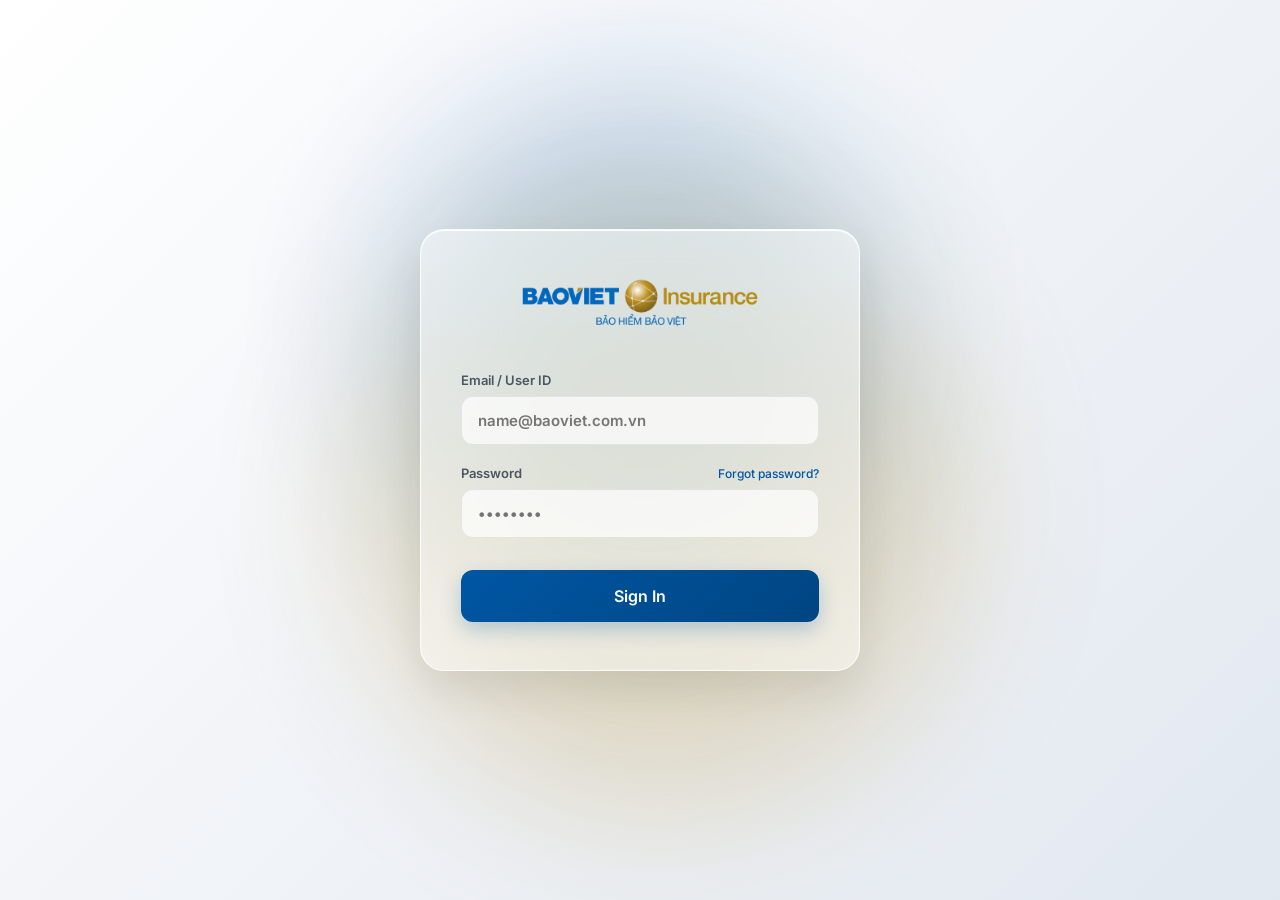
<file: python_code/frontend/login.html>
<!DOCTYPE html>
<html lang="en">

<head>
    <meta charset="UTF-8">
    <meta name="viewport" content="width=device-width, initial-scale=1.0">
    <title>BVGI Intelligence Tool</title>
    <link rel="icon" type="image/png" href="BVH.VN-4893b119.png">
    <link href="https://fonts.googleapis.com/css2?family=Inter:wght@300;400;500;600;700&display=swap" rel="stylesheet">
    <style>
        :root {
            --bv-blue: #0056A3;
            --text-primary: #111827;
            --text-secondary: #4b5563;
        }

        * {
            box-sizing: border-box;
            margin: 0;
            padding: 0;
            font-family: 'Inter', sans-serif;
        }

        body {
            background: linear-gradient(135deg, #ffffff 0%, #e2e8f0 100%);
            min-height: 100vh;
            display: flex;
            align-items: center;
            justify-content: center;
            overflow: hidden;
            position: relative;
        }

        /* Essential for Glassmorphism: Background shapes to blur */
        .bg-shapes {
            position: absolute;
            top: 0;
            left: 0;
            width: 100%;
            height: 100%;
            overflow: hidden;
            z-index: 0;
        }

        .shape {
            position: absolute;
            border-radius: 50%;
            filter: blur(80px);
            opacity: 0.9;
            animation: float 20s infinite ease-in-out alternate;
        }

        @keyframes float {
            0% { transform: translate(0, 0) scale(1); }
            100% { transform: translate(30px, -50px) scale(1.1); }
        }

        .shape-1 {
            width: 500px;
            height: 500px;
            background: rgba(0, 86, 163, 0.25); /* Pastel BaoViet Blue */
            top: 10%;
            left: 30%;
        }

        .shape-2 {
            width: 600px;
            height: 600px;
            background: rgba(179, 143, 53, 0.3); /* Pastel BaoViet Gold */
            bottom: 10%;
            right: 25%;
            animation-delay: -5s;
        }

        /* Glassmorphism Card */
        .login-card {
            width: 100%;
            max-width: 440px;
            padding: 48px 40px;
            border-radius: 24px;
            position: relative;
            z-index: 10;
            
            /* Glass effect */
            background: rgba(255, 255, 255, 0.5);
            backdrop-filter: blur(40px) saturate(150%);
            -webkit-backdrop-filter: blur(40px) saturate(150%);
            border: 1px solid rgba(255, 255, 255, 0.8);
            box-shadow: 
                0 20px 40px rgba(0, 0, 0, 0.08), 
                inset 0 1px 1px rgba(255, 255, 255, 1);
        }

        .logo-container {
            text-align: center;
            margin-bottom: 32px;
        }

        .logo-container img {
            height: 50px;
            object-fit: contain;
        }

        .title {
            text-align: center;
            font-size: 22px;
            font-weight: 700;
            color: var(--text-primary);
            margin-bottom: 8px;
            letter-spacing: -0.02em;
        }

        .subtitle {
            text-align: center;
            font-size: 14px;
            color: var(--text-secondary);
            margin-bottom: 32px;
        }

        .form-group {
            margin-bottom: 20px;
        }

        .form-label {
            display: block;
            font-size: 13px;
            color: var(--text-secondary);
            margin-bottom: 8px;
            font-weight: 600;
        }

        .form-control {
            width: 100%;
            background-color: rgba(255, 255, 255, 0.7);
            border: 1px solid rgba(0, 0, 0, 0.08);
            color: var(--text-primary);
            padding: 14px 16px;
            border-radius: 12px;
            font-size: 15px;
            transition: all 0.3s;
            outline: none;
            font-weight: 600;
        }

        .form-control:focus {
            border-color: var(--bv-blue);
            background-color: #ffffff;
            box-shadow: 0 0 0 3px rgba(0, 86, 163, 0.15);
        }

        .btn-login {
            width: 100%;
            display: inline-flex;
            align-items: center;
            justify-content: center;
            padding: 16px;
            border-radius: 12px;
            font-size: 16px;
            font-weight: 600;
            cursor: pointer;
            transition: all 0.2s;
            border: none;
            background: linear-gradient(135deg, var(--bv-blue), #004582);
            color: white;
            box-shadow: 0 8px 20px rgba(0, 86, 163, 0.25);
            margin-top: 12px;
        }

        .btn-login:hover {
            transform: translateY(-2px);
            box-shadow: 0 12px 25px rgba(0, 86, 163, 0.35);
            background: linear-gradient(135deg, #0060b5, #004582);
        }

        .error-message {
            color: #dc2626;
            font-size: 13px;
            text-align: center;
            margin-top: 16px;
            font-weight: 500;
            display: none;
            padding: 10px;
            background: rgba(220, 38, 38, 0.1);
            border-radius: 8px;
        }
        
        .footer-text {
            text-align: center;
            margin-top: 24px;
            font-size: 12px;
            color: var(--text-secondary);
        }
    </style>
</head>

<body>
    <!-- Background Shapes -->
    <div class="bg-shapes">
        <div class="shape shape-1"></div>
        <div class="shape shape-2"></div>
    </div>

    <!-- Login Card -->
    <div class="login-card">
        <div class="logo-container" style="margin-bottom: 40px;">
            <!-- Ensure logo.webp exists in the same directory -->
            <img src="logo.webp" alt="BaoViet Logo">
        </div>

        <form id="loginForm">
            <div class="form-group">
                <label class="form-label">Email / User ID</label>
                <input type="email" id="userId" class="form-control" placeholder="name@baoviet.com.vn" required autocomplete="email">
            </div>
            
            <div class="form-group">
                <div style="display: flex; justify-content: space-between; align-items: center;">
                    <label class="form-label" style="margin-bottom: 0;">Password</label>
                    <a href="#" style="font-size: 12px; color: var(--bv-blue); text-decoration: none; font-weight: 500;">Forgot password?</a>
                </div>
                <input type="password" id="password" class="form-control" placeholder="••••••••" required autocomplete="current-password" style="margin-top: 8px;">
            </div>

            <button type="submit" class="btn-login">
                Sign In
            </button>
            
            <div id="errorMessage" class="error-message">
                Incorrect Email or Password. Please try again.
            </div>
        </form>
    </div>

    <script>
        document.getElementById('loginForm').addEventListener('submit', function(e) {
            e.preventDefault();
            
            const userId = document.getElementById('userId').value;
            const password = document.getElementById('password').value;
            const errorDiv = document.getElementById('errorMessage');
            
            if (userId === 'nguyen.tuan.minh@baoviet.com.vn' && password === '68686868') {
                errorDiv.style.display = 'none';
                
                // Add a small delay to simulate network/loading
                const btn = document.querySelector('.btn-login');
                btn.innerHTML = 'Signing in...';
                btn.style.opacity = '0.8';
                
                setTimeout(() => {
                    window.location.href = 'index_upr_calculation.html';
                }, 600);
            } else {
                errorDiv.style.display = 'block';
                // Shake effect for error
                const card = document.querySelector('.login-card');
                card.style.transform = 'translateX(5px)';
                setTimeout(() => card.style.transform = 'translateX(-5px)', 100);
                setTimeout(() => card.style.transform = 'translateX(5px)', 200);
                setTimeout(() => card.style.transform = 'translateX(0)', 300);
            }
        });
    </script>
</body>
</html>
</file>
